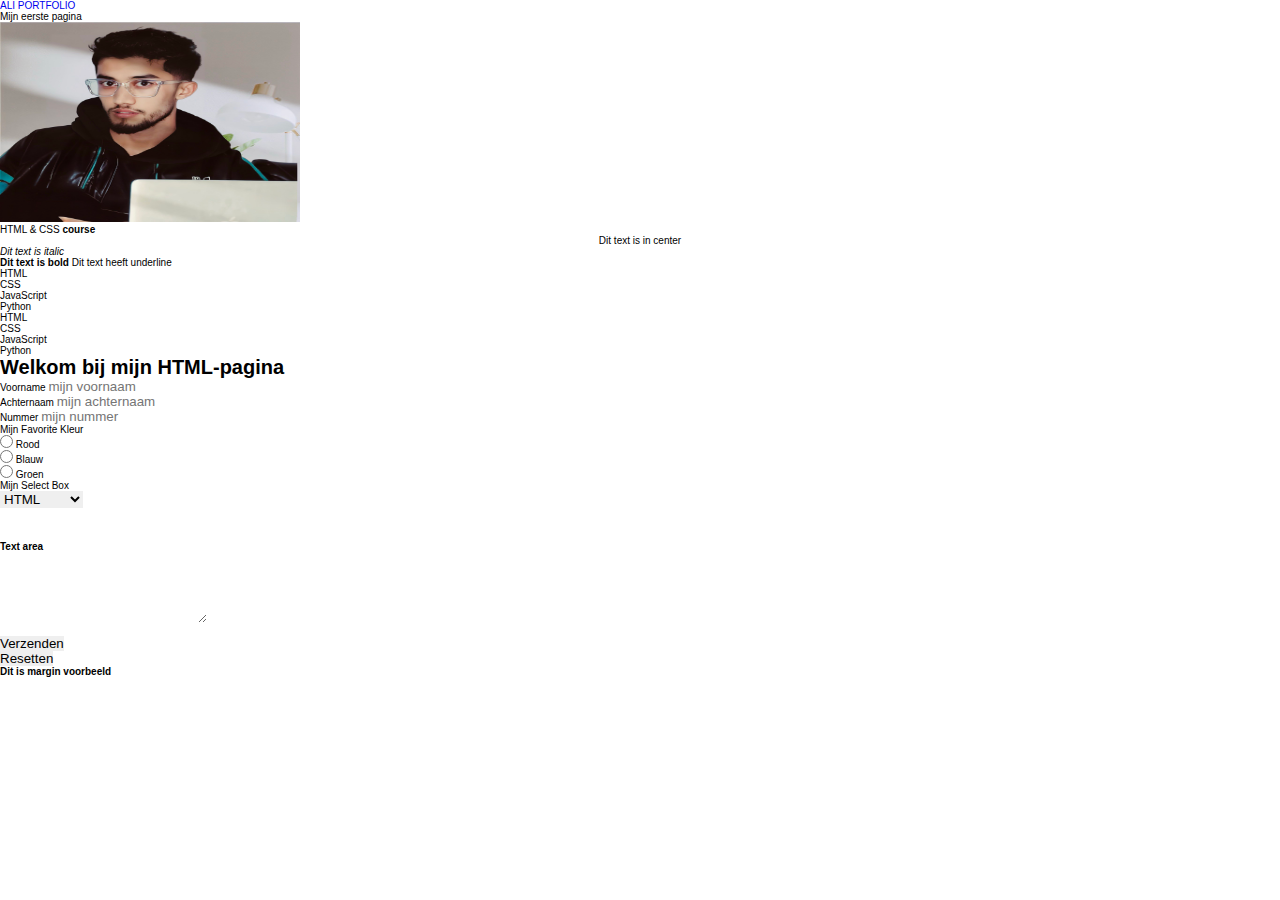
<file: form.html>
<!DOCTYPE html>
<html lang="en">
<head>
    <meta charset="UTF-8">
    <meta name="viewport" content="width=device-width, initial-scale=1.0">
    <title>Mijn Html-pagina</title>
    <a href="index.html">ALI PORTFOLIO</a>
    <link rel="stylesheet" href="style.css">

</head>
<body>
    <p>Mijn eerste pagina</p>
    <img src="ali.jpeg" alt="Ali Danish" width="300" height="200">
    <br>
    <p>HTML & CSS <strong>course</strong></p>
    <center>Dit text is in center</center>
    <i>Dit text is italic</i>
    <br>
    <b>Dit text is bold</b>
    <u>Dit text heeft underline</u>
    <br>
    <hr>
    <ol>
        <li>HTML</li>
        <li>CSS</li>
        <li>JavaScript</li>
        <li>Python</li>
    </ol>
    <ul>
        <li>HTML</li>
        <li>CSS</li>
        <li>JavaScript</li>
        <li>Python</li>
    </ul>
    <hr>
    <h1>
    Welkom bij mijn HTML-pagina
    </h1>
    <form>
        <label for="fname">Voorname</label>
        <input type="text" id="fname" name="fname" placeholder="mijn voornaam">
        <br>
        <label for="lname">Achternaam</label>
        <input  type="text" id="lname" name="lname" placeholder="mijn achternaam">
        <br>
        <label for="number">Nummer</label>
        <input type="number" id="number" name="number" placeholder="mijn nummer">
    
    <hr>
    <p> Mijn Favorite Kleur</p>
    <label>
        <input type="radio" name="color" value="red"> Rood
    </label>
    <br>
    <label>
        <input type="radio" name="color" value="blue"> Blauw
    </label>
    <br>
    <label>
        <input type="radio" name="color" value="green"> Groen
    </label>
    <hr>
    <p>Mijn Select Box</p>
    <select>
        <option value="html">HTML</option>
        <option value="css">CSS</option>
        <option value="javascript">JavaScript</option>
        <option value="python">Python</option>
    </select>
</form>
<br><br><br>
    <hr>
    <strong>Text area</strong><br><br>
    <textarea name="textarea" id="textarea" rows="4" cols="24"></textarea>
    <br><br>
    <button type="submit">Verzenden</button>
    <br>
    <button type="reset">Resetten</button>
    <hr>

    <div class="margin">
        <h4> Dit is margin voorbeeld</h4>
        <div class="box"></div>
    </div>
    

</body>
</html>
</file>
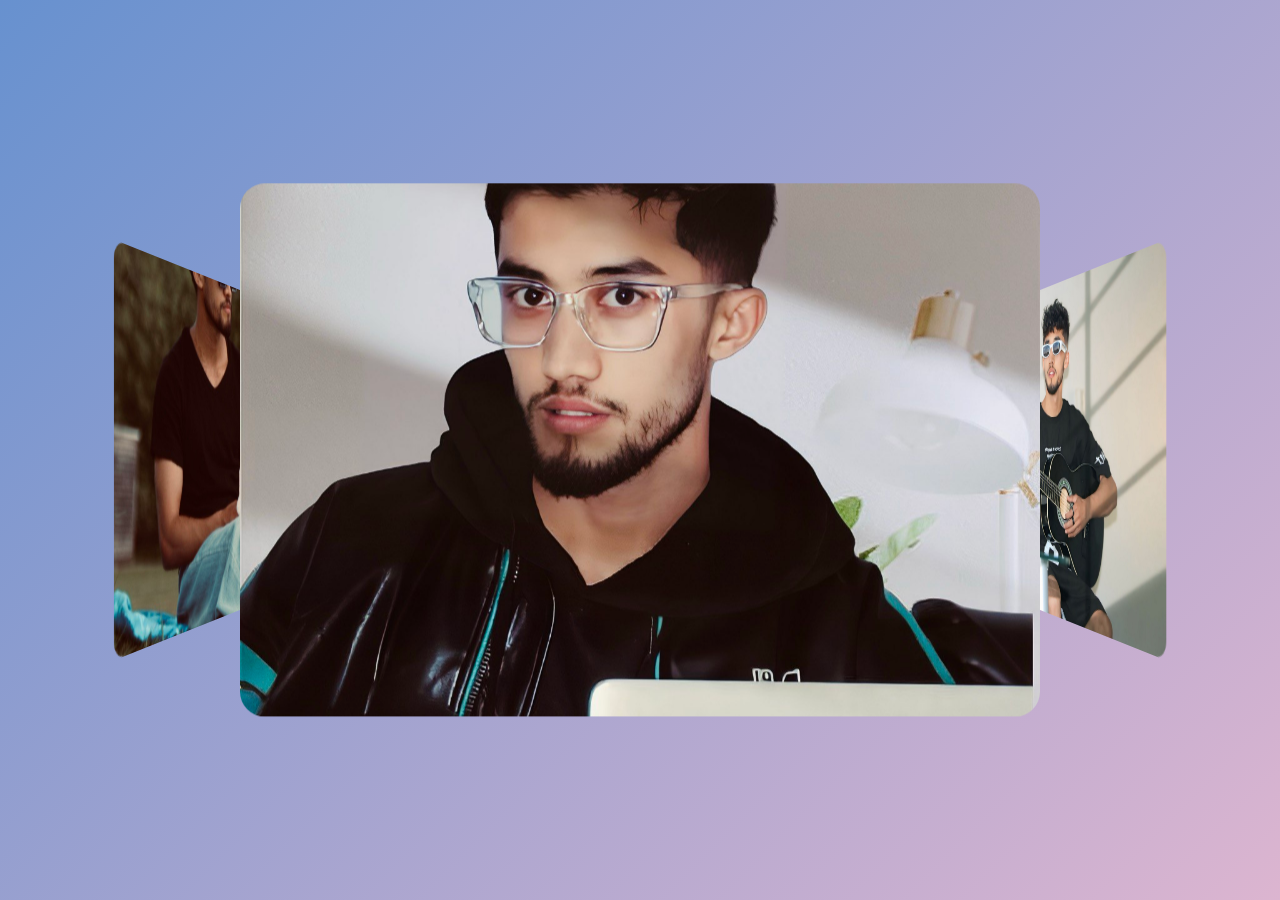
<file: index2.html>
<!DOCTYPE html>
<html lang="en">
<head>
    <title>3D Rotating Image Slider</title>
    <link rel="stylesheet" href="style2.css">
    
</head>
<body>
    <div class="slider-container">
        <div class="slider">
            <div class="slide"><img src="ali.jpeg">
        </div>
            <div class="slide"><img src="ali17.jpeg">
        </div>
            <div class="slide"><img src="ali16.jpeg">
        </div>
            <div class="slide"><img src="ali15.jpeg">
        </div>
        </div>
    </div>
</body>
</html>
</file>
<file: style.css>
* {
    margin: 0;
    padding: 0;
    box-sizing: border-box;
    text-decoration: none;
    border: none;
    outline: none;
    scroll-behavior: smooth;
    font-family: -apple-system, sans-serif;

}

:root {
    --bg-color: #fff;
    --snd-bg-color: #d5fdf9;
    --text-color: #000;
    --main-color: #916686;
}

html {
    font-size: 62.5%;
    overflow-x: hidden;
}

body {
    background: var(--bg-color);
    color: var(--text-color);
}

section {
    min-height: 100vh;
    padding: 10rem 9% 2rem;
}

/* Header Section code */

.header {
    position: fixed;
    top: 0;
    right: 0;
    width: 100%;
    padding: 2rem 5%;
    background: var(--main-color);
    backdrop-filter: blur(10px);
    z-index: 1000;
    display: flex;
    align-items: center;
    justify-content: space-between;
    transition: all 0.5s ease;
}

.logo {
    font-size: 3rem;
    color: var(--bg-color);
    font-weight: 700;
    cursor: pointer;
    transition: 0.3s ease;
}

.logo:hover {
    transition: scale(1.05);
}

.navbar a {
    font-size: 1.9rem;
    color: var(--bg-color);
    margin-left: 4rem;
    font-weight: 700;
    transition: 0.3s ease;
}

.navbar a:hover,
.navbar a.active {
    color: var(--text-color);
}

#menu-icon {
    font-size: 3.6rem;
    color: var(--bg-color);
    cursor: pointer;
    display: none;
}

/* Home Section code */

.home {
    display: flex;
    justify-content: center;
    align-items: center;
}

.home-img img {
    width: 25vw;
    border-radius: 50%;
    box-shadow: 0 0 25px var(--main-color);
    cursor: pointer;
    animation: floatimage 4s ease-in-out infinite;
    transition: 0.4s ease;
}

.home-img img:hover {
    box-shadow: 0 0 25px var(--main-color),
        0 0 35px var(--main-color),
        0 0 45px var(--main-color);
}

@keyframes floatimage {
    50% {
        transform: translateY(-2.4rem);
    }

    100% {
        transform: translateY(0);
    }
}

.home-content {
    margin-left: 5rem;
}

.home-content h3 {
    font-size: 3.7rem;
    font-weight: 700;
}

.home-content h3:nth-of-type(2) {
    margin-bottom: 2rem;
}

span {
    color: var(--main-color);
}

.home-content h1 {
    font-size: 6rem;
    font-weight: 700;
    line-height: 1.3;
}

.home-content p {
    font-size: 1.6rem;
}

.social-media a {
    display: inline-flex;
    justify-content: center;
    align-items: center;
    width: 42px;
    height: 42px;
    background: transparent;
    border: 0.2rem solid var(--main-color);
    border-radius: 50%;
    font-size: 2rem;
    color: var(--main-color);
    margin: 3rem 1.5rem 3rem 0;
    transition: 0.3s ease;
}

.social-media a:hover {
    transform: scale(1.2) translateY(-10px);
    background-color: var(--main-color);
    color: var(--bg-color);
    box-shadow: 0 0 25px var(--main-color);
}

.btn {
    display: inline-block;
    padding: 1rem 2.8rem;
    background: var(--main-color);
    border-radius: 4rem;
    box-shadow: none;
    font-size: 1.6rem;
    color: var(--bg-color);
    letter-spacing: 0.1rem;
    font-weight: 600;
    transition: 0.3s ease;
}

.btn:hover {
    box-shadow: 0 0 1.6rem var(--main-color);
}

/* Overmij Section code */

.overmij {
    display: flex;
    align-items: center;
    justify-content: center;
    gap: 2rem;
    background: var(--snd-bg-color);
}

.overmij-img img {
    width: 25vw;
    border: 2px solid var(--main-color);
    border-radius: 50%;
    box-shadow: 0 0 25px var(--main-color);
    cursor: pointer;
    transition: 0.4s ease;
}

.overmij-img img:hover {
    box-shadow: 0 0 25px var(--main-color),
        0 0 35px var(--main-color),
        0 0 45px var(--main-color);
}

.heading {
    font-size: 6rem;
    text-align: left;
}

.overmij-content {
    padding: 0 4rem;
}

.overmij-content h2 {
    text-align: left;
    line-height: 1.2;
}

.overmij-content h3 {
    font-size: 3rem;
}

.overmij-content p {
    font-size: 1.6rem;
    margin: 2rem 0 3rem;
}

/* Dienst Section code */

.dienst h2 {
    text-align: center;
    margin-bottom: 5rem;
}

.dienst-container {
    display: flex;
    justify-content: center;
    align-items: center;
    flex-wrap: wrap;
    gap: 2rem;
}

.dienst-container .dienst-box {
    flex: 1 1 30rem;
    background: var(--snd-bg-color);
    padding: 6rem 2rem 6rem;
    border-radius: 2rem;
    text-align: center;
    border: 0.3rem solid var(--bg-color);
    transition: 0.3s ease;
}

.dienst-container .dienst-box:hover {
    border-color: var(--main-color);
    transform: translateY(1.02rem);
}

.dienst-box i {
    font-size: 7rem;
    color: var(--main-color);
}

.dienst-box h3 {
    font-size: 2.6rem;
}

.dienst-box p {
    font-size: 1.6rem;
    margin: 1rem 0 3rem;
}

/*  Gründe section code */

.gründe {
    background: var(--snd-bg-color);
}

.gründe-box {
    background-size: cover;
    display: flex;
    justify-content: center;
    align-items: center;
    flex-direction: column;
}

.gründe .heading {
    margin-bottom: 5rem;
}

.gründe-box img {
    width: 20rem;
    height: 20rem;
    border-radius: 50%;
    border: 3px solid var(--main-color);
    box-shadow: 0 0 25px var(--main-color);
}

.wrapper {
    display: grid;
    grid-template-columns: repeat(3,1fr);
    justify-items: center;
    gap: 3rem;
}

.gründe-item {
    min-height: 450px;
    max-width: 450px;
    background: var(--bg-color);
    border: 0.3rem solid var(--bg-color);
    border-radius: 2rem;
    margin: 0 2rem;
    padding: 20px 20px;
    cursor: pointer;
    display: flex;
    flex-direction: column;
    justify-content: center;
    align-items: center;
    gap: 1.5rem;
    color: var(--text-color);
    transition: 0.3s ease;
}

.gründe-item:hover {
    border-color: var(--main-color);
    transform: scale(1.02rem);
}

.gründe-item h2 {
    font-size: 3rem;
}

.gründe-item p {
    font-size: 1.5rem;
    text-align: center;
}

#star {
    color: gold;
    font-size: 2rem;
}

/* Contact Section code */

.contact {
    background: var(--bg-color);
}

.contact .heading {
    text-align: center;
}

.contact h2 {
    margin-bottom: 3rem;
    color: var(--main-color);
}

.contact form {
    max-width: 80rem;
    margin: 1rem auto;
    text-align: center;
    margin-bottom: 3rem;
}
.contact form .input-box {
    display: flex;
    justify-content: center;
    flex-wrap: wrap;
}

.contact form .input-box input,
.contact form textarea {
    width: 100%;
    padding: 1.5rem;
    font-size: 1.6rem;
    color: var(--text-color);
    background: var(--bg-color);
    border-radius: 0.8rem;
    border: 0.25rem solid var(--main-color);
    margin: 0.7rem 0;
    resize: none;
}

.contact form .input-box input {
    width: 49%;
    margin: 0.7rem 0.35rem;
}

.contact form .btn {
    margin-top: 2rem;
}

/* Footer Section code */

.footer {
    position: relative;
    bottom: 0;
    width: 100%;
    padding: 40px 0;
    background-color: var(--snd-bg-color);
}
.footer .social-media {
    text-align: center;
    padding-bottom: 25px;
    color: var(--main-color)
}

.footer .social-media a {
    font-size: 25px;
    color: var(--main-color);
    border: 2px solid var(--main-color);
    width: 42px;
    height: 42px;
    line-height: 42px;
    display: inline-block;
    text-align: center;
    border-radius: 50%;
    margin: 0 10px;
    transition: 0.3s ease;
}

.footer .social-media a:hover {
    transform: scale(1.2) translateY(-10px);
    background-color: var(--main-color);
    color: var(--bg-color);
    box-shadow: 0 0 25px var(--main-color);
}

.footer .copyright {
    margin-top: 20px;
    text-align: center;
    font-size: 16px;
    color: var(--text-color);
}
.grid {
    display: grid;
    grid-template-columns: repeat(3, 1fr);
    gap: 20px;
}

/* Responsive Design code */

@media (max-width: 768pxP) {
    .grid {
        grid-template-columns: repeat(2, 1fr);
    }
}

@media (max-width: 1200px) {
    .html {
        font-size: 55%;
    }
}
@media (max-width: 991px) {
    .header {
        padding: 2rem 3%;
    }
    .dienstleistungen {
        padding: 10rem 3%;
    }
    .gründe {
        padding: 7rem;
    }
    .gründe .wrapper{
        grid-template-columns: repeat(1,1fr);
        gap: 20px;
    }
    .contact form .input-box input {
        width: 100%;
    }
    .footer {
        padding: 2rem 3%;
    }
}

@media (max-width: 991px) {
    #menu-icon {
        display: block;
    }
    .navbar {
        position: absolute;
        top: 100%;
        right: -100%;
        width: 255px;
        min-height: 100vh;
        display: flex;
        flex-direction: column;
        background: var(--main-color);
        transition: all 0.5s ease;
        backdrop-filter: blur(10px);
        
    }
    .navbar a {
        display: block;
        padding: 17px;
        font-size: 22px;
    }
    .navbar.active {
        right: 0;
    }
    .home {
        flex-direction: column;
    }
    .home-content h3 {
        font-size: 2.5rem;
    }
    .home-content h1 {
        font-size: 5rem;
    }
    .home-content {
        order: 2;
        margin-left: 1rem;
    }
    .home-img img {
        width: 70vw;
        margin-top: 4rem;
    }
    .overmij {
        flex-direction: column-reverse;
    }
    .overmij-img img {
        width: 70vw;
        margin-top: 4rem;
    }
    .dienst h2 {
        margin-bottom: 3rem;
    }
}

@media (max-width: 617px) {
    .home-img img {
        width: 70vw;
        margin-top: 8rem;
    }
    .overmij-img img {
        width: 70vw;
        margin-top: 4rem;
    }

}

@media (max-width: 617px) {
    html {
        font-size: 50%;
    }
}
</file>
<file: style2.css>
* {
    margin: 0;
    padding: 0;
    box-sizing: border-box;
}

body {
    display: flex;
    justify-content: center;
    align-items: center;
    min-height: 100vh;
    background: linear-gradient(135deg, #6791cf, #dcb5d0);
    font-family: 'Arial', sans-serif;
    overflow: hidden;
}
.slider-container {
    position: relative;
    width: 800px;
    height: 400px;
    perspective: 1000px;
}

.slider {
    position: absolute;
    width: 100%;
    height: 100%;
    transform-style: preserve-3d;
    animation: rotate 15s infinite linear;
}

.slide{
    position: absolute;
    width: 60%;
    height: 80%;
    left: 20%;
    top: 10%;
    border-radius: 15px;
    overflow: hidden;
    cursor: pointer;
    box-shadow: 0 10px 30px black(0, 0, 0, 0.3);
    transform-style: preserve-3d;
    transition: transform 1s;
}

.slide img {
    width: 100%;
    height: 100%;
    object-fit: cover;
}
.slide:nth-child(1) { transform: rotateY(0deg) translateZ(400px); }
.slide:nth-child(2) { transform: rotateY(90deg) translateZ(400px); }
.slide:nth-child(3) { transform: rotateY(180deg) translateZ(400px); }
.slide:nth-child(4) { transform: rotateY(270deg) translateZ(400px); }

@keyframes rotate {
    0% { transform: rotateY(0deg); }
    25% { transform: rotateY(90deg); }
    50% { transform: rotateY(180deg); }
    75% { transform: rotateY(270deg); }
    100% { transform: rotateY(360deg); }
}

/* Pause animation on hover */
.slider-container:hover .slider {
    animation-play-state: paused;}
</file>
